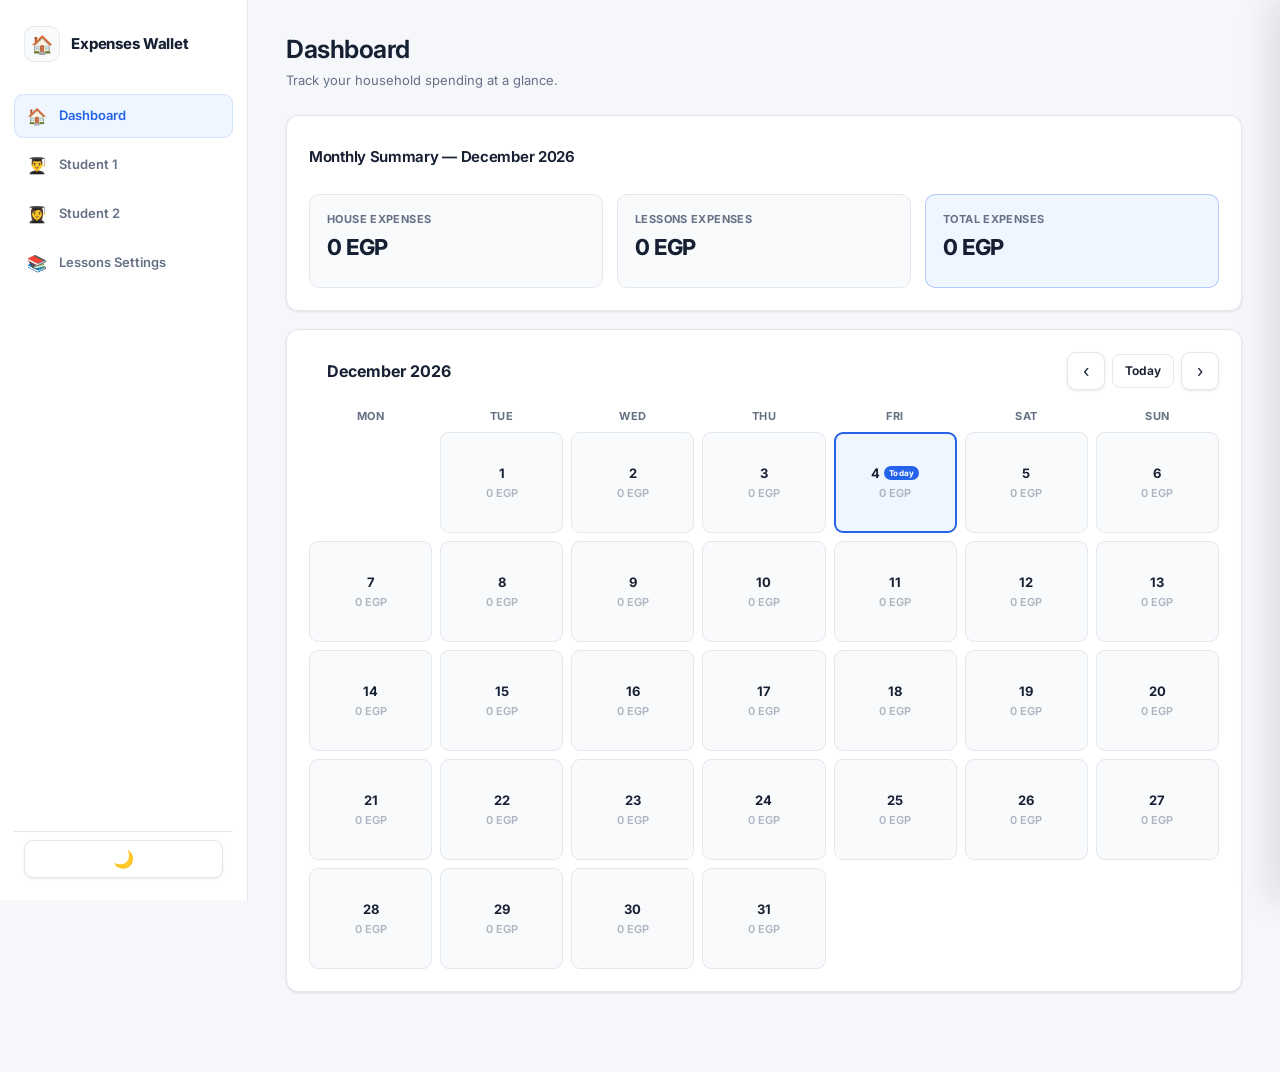
<file: index.html>
<!DOCTYPE html>
<html lang="en">
<head>
  <meta charset="UTF-8" />
  <meta name="viewport" content="width=device-width, initial-scale=1.0" />
  <title>Dashboard · Home Expenses Wallet</title>
  <link rel="preconnect" href="https://fonts.googleapis.com" />
  <link rel="preconnect" href="https://fonts.gstatic.com" crossorigin />
  <link href="https://fonts.googleapis.com/css2?family=Inter:wght@400;500;600;700&display=swap" rel="stylesheet" />
  <link rel="stylesheet" href="css/style.css" />
  <link rel="stylesheet" href="css/responsive.css" />
</head>
<body>
  <div class="app-shell">
    <nav class="sidebar" aria-label="Main navigation">
      <div class="brand">
        <span class="brand-mark">🏠</span>
        <span class="brand-name">Expenses Wallet</span>
      </div>
      <ul class="nav-list" role="list" style="list-style:none; margin:0; padding:0;">
        <li><a class="nav-link" href="index.html"><span class="nav-icon">🏠</span><span class="nav-label">Dashboard</span></a></li>
        <li><a class="nav-link" href="student1.html"><span class="nav-icon">👨‍🎓</span><span class="nav-label" id="navStudent1Label">Student 1</span></a></li>
        <li><a class="nav-link" href="student2.html"><span class="nav-icon">👩‍🎓</span><span class="nav-label" id="navStudent2Label">Student 2</span></a></li>
        <li><a class="nav-link" href="lessons-settings.html"><span class="nav-icon">📚</span><span class="nav-label">Lessons Settings</span></a></li>
      </ul>
      <div class="sidebar-footer">
        <button type="button" id="themeToggle" class="icon-btn" aria-label="Switch to dark mode">🌙</button>
      </div>
    </nav>

    <main class="main-content">
      <div class="page-header">
        <div>
          <h1>Dashboard</h1>
          <p class="page-subtitle">Track your household spending at a glance.</p>
        </div>
      </div>

      <section class="panel" aria-label="Monthly summary">
        <div class="panel-header">
          <h2>Monthly Summary — <span id="summaryMonthLabel"></span></h2>
        </div>
        <div class="summary-grid">
          <div class="summary-item">
            <span class="summary-label">House Expenses</span>
            <span class="summary-value" id="summaryHouse">0</span>
          </div>
          <div class="summary-item">
            <span class="summary-label">Lessons Expenses</span>
            <span class="summary-value" id="summaryLessons">0</span>
          </div>
          <div class="summary-item summary-item-total">
            <span class="summary-label">Total Expenses</span>
            <span class="summary-value" id="summaryTotal">0</span>
          </div>
        </div>
      </section>

      <section class="panel" aria-label="Calendar">
        <div class="panel-header">
          <span class="calendar-month-label" id="calendarMonthLabel"></span>
          <div class="calendar-nav">
            <button type="button" id="prevMonthBtn" class="icon-btn" aria-label="Previous month">‹</button>
            <button type="button" id="todayMonthBtn" class="btn btn-ghost btn-small">Today</button>
            <button type="button" id="nextMonthBtn" class="icon-btn" aria-label="Next month">›</button>
          </div>
        </div>
        <div class="calendar-weekdays" aria-hidden="true">
          <span>Mon</span><span>Tue</span><span>Wed</span><span>Thu</span><span>Fri</span><span>Sat</span><span>Sun</span>
        </div>
        <div class="calendar-grid" id="calendarGrid" role="group" aria-label="Days of the month"></div>
      </section>
    </main>
  </div>

  <!-- Day expense drawer -->
  <div id="drawerOverlay" class="drawer-overlay"></div>
  <aside id="expenseDrawer" class="drawer" aria-hidden="true" aria-label="Day expenses">
    <div class="drawer-header">
      <h2 id="drawerDate"></h2>
      <button type="button" id="drawerClose" class="icon-btn" aria-label="Close">✕</button>
    </div>
    <div id="drawerList" class="drawer-list"></div>
    <div class="drawer-total">
      <span>Total</span>
      <strong id="drawerTotal">0</strong>
    </div>
    <form id="expenseForm" class="expense-form" novalidate>
      <div class="form-row">
        <label for="expenseTitle">Title</label>
        <input id="expenseTitle" type="text" placeholder="e.g. Groceries" />
        <span class="field-error" id="titleError"></span>
      </div>
      <div class="form-row">
        <label for="expenseAmount">Amount</label>
        <input id="expenseAmount" type="number" min="0" step="0.01" placeholder="0" />
        <span class="field-error" id="amountError"></span>
      </div>
      <div class="form-actions">
        <button type="button" id="cancelEditBtn" class="btn btn-ghost hidden">Cancel</button>
        <button type="submit" class="btn btn-primary" id="submitExpenseBtn">+ Add Expense</button>
      </div>
    </form>
  </aside>

  <script src="js/storage.js"></script>
  <script src="js/utils.js"></script>
  <script src="js/expenses.js"></script>
  <script src="js/calendar.js"></script>
  <script src="js/dashboard.js"></script>
  <script src="js/app.js"></script>
  <script>
    document.addEventListener('DOMContentLoaded', () => {
      document.getElementById('navStudent1Label').textContent = Storage.getStudentName('student1');
      document.getElementById('navStudent2Label').textContent = Storage.getStudentName('student2');
      Expenses.init();
      Dashboard.init();
      Calendar.init();
    });
  </script>
</body>
</html>
</file>
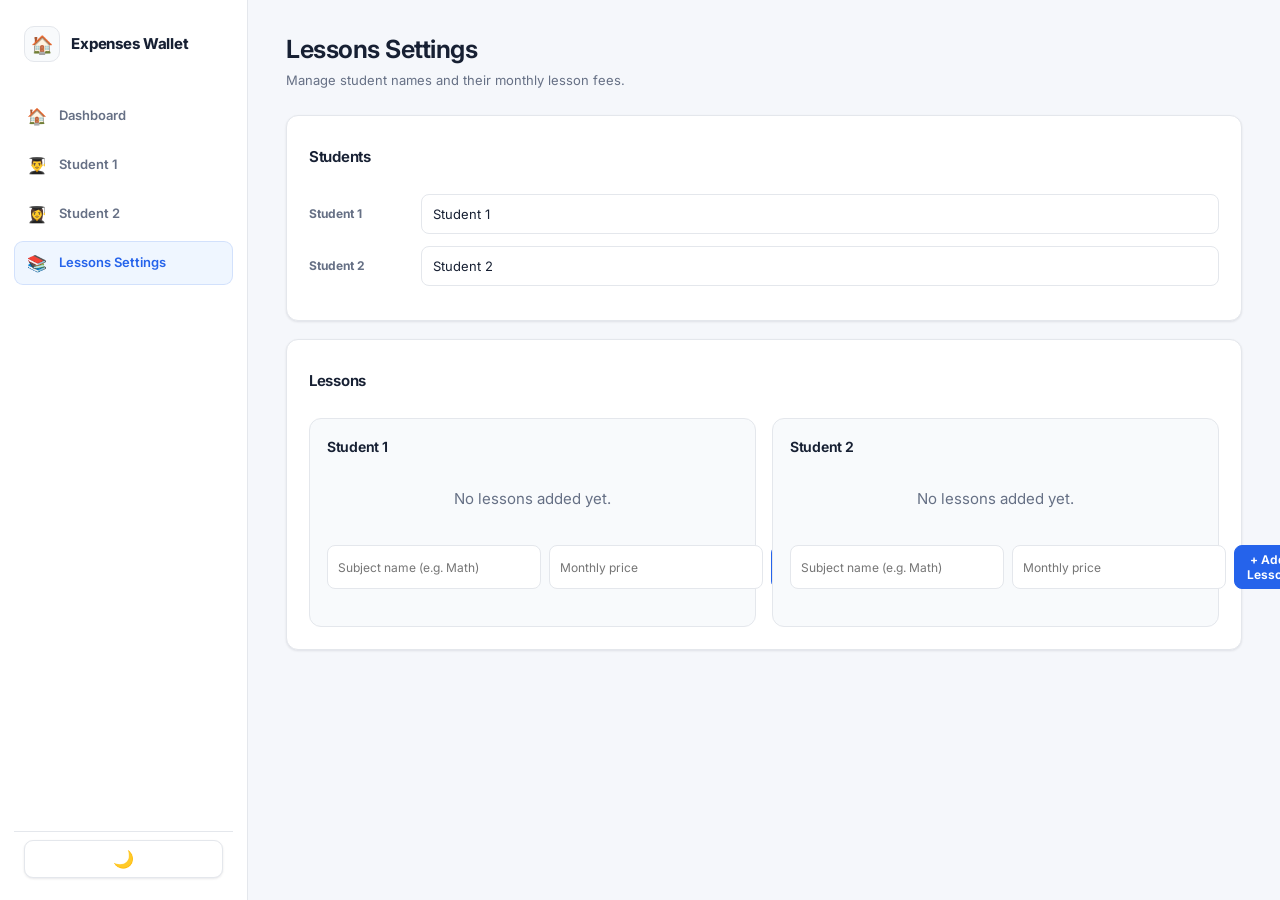
<file: lessons-settings.html>
<!DOCTYPE html>
<html lang="en">
<head>
  <meta charset="UTF-8" />
  <meta name="viewport" content="width=device-width, initial-scale=1.0" />
  <title>Lessons Settings · Home Expenses Wallet</title>
  <link rel="preconnect" href="https://fonts.googleapis.com" />
  <link rel="preconnect" href="https://fonts.gstatic.com" crossorigin />
  <link href="https://fonts.googleapis.com/css2?family=Inter:wght@400;500;600;700&display=swap" rel="stylesheet" />
  <link rel="stylesheet" href="css/style.css" />
  <link rel="stylesheet" href="css/responsive.css" />
</head>
<body>
  <div class="app-shell">
    <nav class="sidebar" aria-label="Main navigation">
      <div class="brand">
        <span class="brand-mark">🏠</span>
        <span class="brand-name">Expenses Wallet</span>
      </div>
      <ul class="nav-list" role="list" style="list-style:none; margin:0; padding:0;">
        <li><a class="nav-link" href="index.html"><span class="nav-icon">🏠</span><span class="nav-label">Dashboard</span></a></li>
        <li><a class="nav-link" href="student1.html"><span class="nav-icon">👨‍🎓</span><span class="nav-label" id="navStudent1Label">Student 1</span></a></li>
        <li><a class="nav-link" href="student2.html"><span class="nav-icon">👩‍🎓</span><span class="nav-label" id="navStudent2Label">Student 2</span></a></li>
        <li><a class="nav-link" href="lessons-settings.html"><span class="nav-icon">📚</span><span class="nav-label">Lessons Settings</span></a></li>
      </ul>
      <div class="sidebar-footer">
        <button type="button" id="themeToggle" class="icon-btn" aria-label="Switch to dark mode">🌙</button>
      </div>
    </nav>

    <main class="main-content">
      <div class="page-header">
        <div>
          <h1>Lessons Settings</h1>
          <p class="page-subtitle">Manage student names and their monthly lesson fees.</p>
        </div>
      </div>

      <section class="panel" aria-label="Student names">
        <div class="panel-header">
          <h2>Students</h2>
        </div>
        <div id="studentsPanel"></div>
      </section>

      <section class="panel" aria-label="Lessons per student">
        <div class="panel-header">
          <h2>Lessons</h2>
        </div>
        <div id="lessonsPanel" class="lessons-panel-grid"></div>
      </section>
    </main>
  </div>

  <script src="js/storage.js"></script>
  <script src="js/utils.js"></script>
  <script src="js/lessons.js"></script>
  <script src="js/app.js"></script>
  <script>
    document.addEventListener('DOMContentLoaded', () => {
      document.getElementById('navStudent1Label').textContent = Storage.getStudentName('student1');
      document.getElementById('navStudent2Label').textContent = Storage.getStudentName('student2');
      LessonsSettings.init();
    });
  </script>
</body>
</html>
</file>
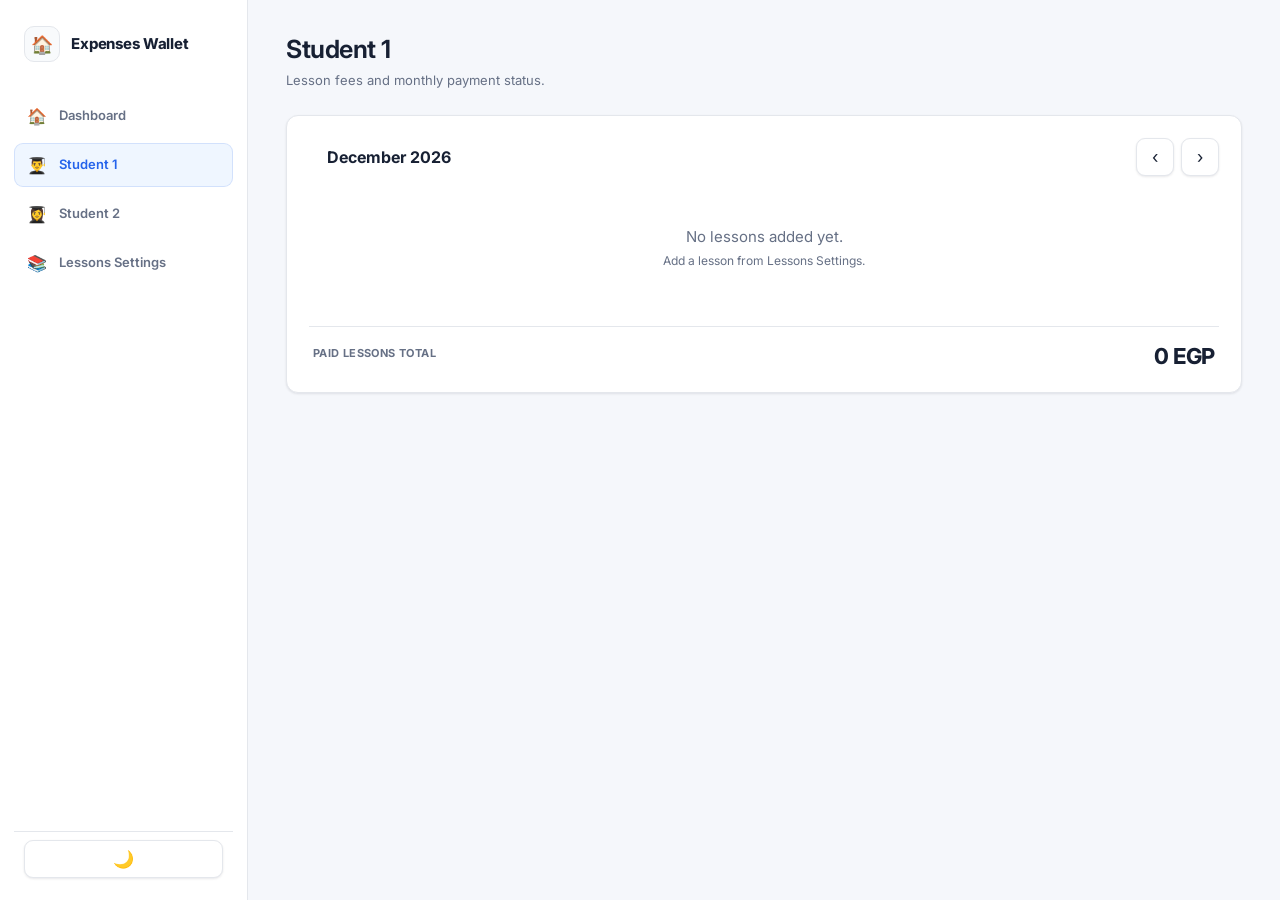
<file: student1.html>
<!DOCTYPE html>
<html lang="en">
<head>
  <meta charset="UTF-8" />
  <meta name="viewport" content="width=device-width, initial-scale=1.0" />
  <title>Student 1 · Home Expenses Wallet</title>
  <link rel="preconnect" href="https://fonts.googleapis.com" />
  <link rel="preconnect" href="https://fonts.gstatic.com" crossorigin />
  <link href="https://fonts.googleapis.com/css2?family=Inter:wght@400;500;600;700&display=swap" rel="stylesheet" />
  <link rel="stylesheet" href="css/style.css" />
  <link rel="stylesheet" href="css/responsive.css" />
</head>
<body>
  <div class="app-shell">
    <nav class="sidebar" aria-label="Main navigation">
      <div class="brand">
        <span class="brand-mark">🏠</span>
        <span class="brand-name">Expenses Wallet</span>
      </div>
      <ul class="nav-list" role="list" style="list-style:none; margin:0; padding:0;">
        <li><a class="nav-link" href="index.html"><span class="nav-icon">🏠</span><span class="nav-label">Dashboard</span></a></li>
        <li><a class="nav-link" href="student1.html"><span class="nav-icon">👨‍🎓</span><span class="nav-label" id="navStudent1Label">Student 1</span></a></li>
        <li><a class="nav-link" href="student2.html"><span class="nav-icon">👩‍🎓</span><span class="nav-label" id="navStudent2Label">Student 2</span></a></li>
        <li><a class="nav-link" href="lessons-settings.html"><span class="nav-icon">📚</span><span class="nav-label">Lessons Settings</span></a></li>
      </ul>
      <div class="sidebar-footer">
        <button type="button" id="themeToggle" class="icon-btn" aria-label="Switch to dark mode">🌙</button>
      </div>
    </nav>

    <main class="main-content">
      <div class="page-header">
        <div>
          <h1 id="studentHeading">Student 1</h1>
          <p class="page-subtitle">Lesson fees and monthly payment status.</p>
        </div>
      </div>

      <section class="panel" aria-label="Lessons for selected month">
        <div class="panel-header student-month-nav">
          <span class="calendar-month-label" id="studentMonthLabel"></span>
          <div class="calendar-nav">
            <button type="button" id="studentPrevMonthBtn" class="icon-btn" aria-label="Previous month">‹</button>
            <button type="button" id="studentNextMonthBtn" class="icon-btn" aria-label="Next month">›</button>
          </div>
        </div>
        <div id="lessonsList"></div>
        <div class="student-total-bar">
          <span class="summary-label">Paid Lessons Total</span>
          <span class="summary-value" id="studentMonthTotal">0</span>
        </div>
      </section>
    </main>
  </div>

  <script src="js/storage.js"></script>
  <script src="js/utils.js"></script>
  <script src="js/students.js"></script>
  <script src="js/app.js"></script>
  <script>
    document.addEventListener('DOMContentLoaded', () => {
      document.getElementById('navStudent1Label').textContent = Storage.getStudentName('student1');
      document.getElementById('navStudent2Label').textContent = Storage.getStudentName('student2');
      StudentPage.init('student1');
    });
  </script>
</body>
</html>
</file>
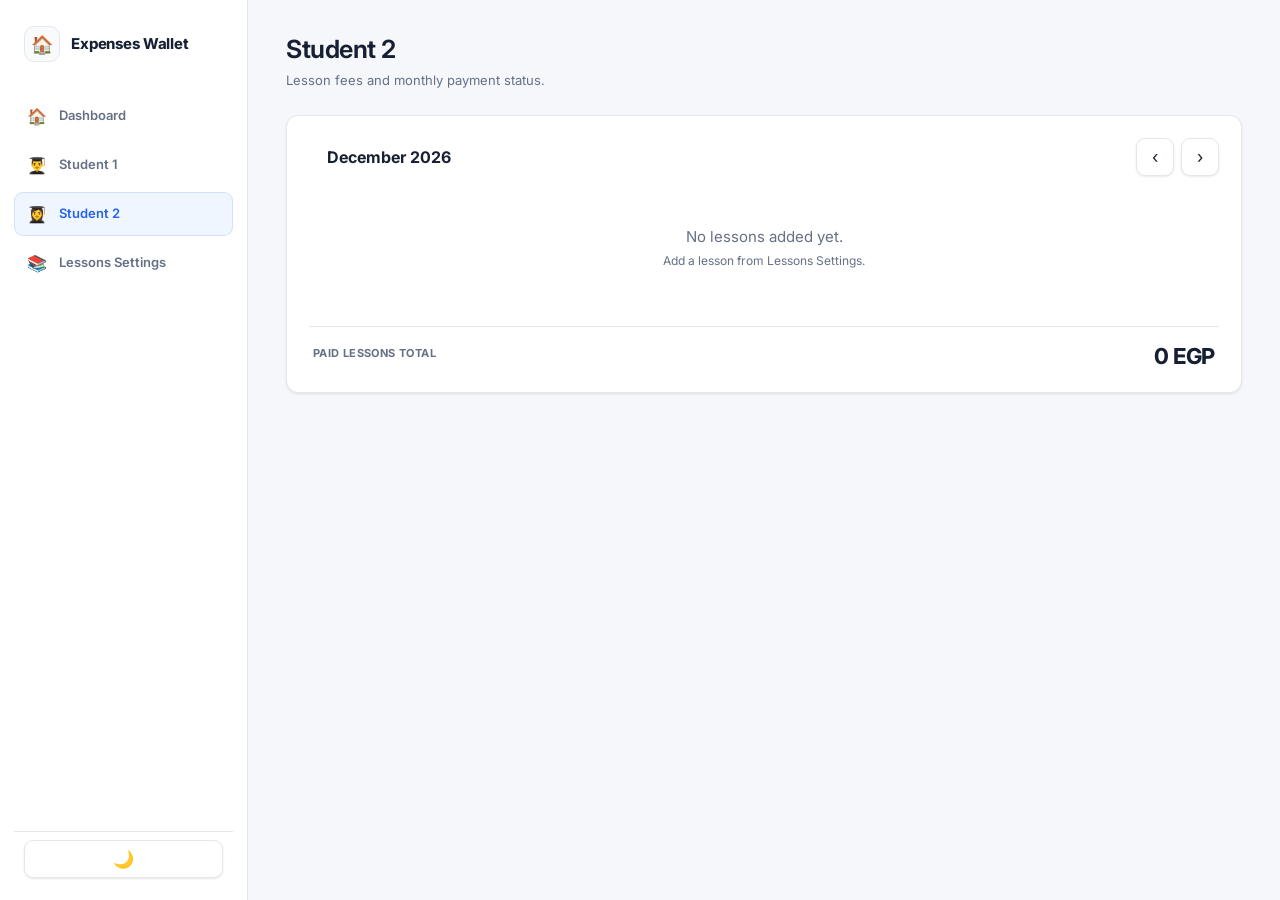
<file: student2.html>
<!DOCTYPE html>
<html lang="en">
<head>
  <meta charset="UTF-8" />
  <meta name="viewport" content="width=device-width, initial-scale=1.0" />
  <title>Student 2 · Home Expenses Wallet</title>
  <link rel="preconnect" href="https://fonts.googleapis.com" />
  <link rel="preconnect" href="https://fonts.gstatic.com" crossorigin />
  <link href="https://fonts.googleapis.com/css2?family=Inter:wght@400;500;600;700&display=swap" rel="stylesheet" />
  <link rel="stylesheet" href="css/style.css" />
  <link rel="stylesheet" href="css/responsive.css" />
</head>
<body>
  <div class="app-shell">
    <nav class="sidebar" aria-label="Main navigation">
      <div class="brand">
        <span class="brand-mark">🏠</span>
        <span class="brand-name">Expenses Wallet</span>
      </div>
      <ul class="nav-list" role="list" style="list-style:none; margin:0; padding:0;">
        <li><a class="nav-link" href="index.html"><span class="nav-icon">🏠</span><span class="nav-label">Dashboard</span></a></li>
        <li><a class="nav-link" href="student1.html"><span class="nav-icon">👨‍🎓</span><span class="nav-label" id="navStudent1Label">Student 1</span></a></li>
        <li><a class="nav-link" href="student2.html"><span class="nav-icon">👩‍🎓</span><span class="nav-label" id="navStudent2Label">Student 2</span></a></li>
        <li><a class="nav-link" href="lessons-settings.html"><span class="nav-icon">📚</span><span class="nav-label">Lessons Settings</span></a></li>
      </ul>
      <div class="sidebar-footer">
        <button type="button" id="themeToggle" class="icon-btn" aria-label="Switch to dark mode">🌙</button>
      </div>
    </nav>

    <main class="main-content">
      <div class="page-header">
        <div>
          <h1 id="studentHeading">Student 2</h1>
          <p class="page-subtitle">Lesson fees and monthly payment status.</p>
        </div>
      </div>

      <section class="panel" aria-label="Lessons for selected month">
        <div class="panel-header student-month-nav">
          <span class="calendar-month-label" id="studentMonthLabel"></span>
          <div class="calendar-nav">
            <button type="button" id="studentPrevMonthBtn" class="icon-btn" aria-label="Previous month">‹</button>
            <button type="button" id="studentNextMonthBtn" class="icon-btn" aria-label="Next month">›</button>
          </div>
        </div>
        <div id="lessonsList"></div>
        <div class="student-total-bar">
          <span class="summary-label">Paid Lessons Total</span>
          <span class="summary-value" id="studentMonthTotal">0</span>
        </div>
      </section>
    </main>
  </div>

  <script src="js/storage.js"></script>
  <script src="js/utils.js"></script>
  <script src="js/students.js"></script>
  <script src="js/app.js"></script>
  <script>
    document.addEventListener('DOMContentLoaded', () => {
      document.getElementById('navStudent1Label').textContent = Storage.getStudentName('student1');
      document.getElementById('navStudent2Label').textContent = Storage.getStudentName('student2');
      StudentPage.init('student2');
    });
  </script>
</body>
</html>
</file>
<file: css/style.css>
/* ==========================================================================
   Home Expenses Wallet — Professional UI
   Structure and JavaScript classes are intentionally unchanged.
   ========================================================================== */

:root {
  --primary: #2563eb;
  --primary-hover: #1d4ed8;
  --primary-soft: #eff6ff;
  --background: #f5f7fb;
  --surface: #ffffff;
  --surface-soft: #f8fafc;
  --text: #172033;
  --secondary: #667085;
  --border: #e4e7ec;
  --border-strong: #d0d5dd;
  --success: #16a34a;
  --success-soft: #ecfdf3;
  --danger: #dc2626;
  --danger-hover: #b91c1c;
  --danger-soft: #fef2f2;
  --warning: #d97706;

  --radius-sm: 8px;
  --radius-md: 12px;
  --radius-lg: 16px;
  --shadow-sm: 0 1px 3px rgba(16, 24, 40, 0.06), 0 1px 2px rgba(16, 24, 40, 0.04);
  --shadow-md: 0 8px 24px rgba(16, 24, 40, 0.08);

  --sidebar-width: 248px;
  --font-sans: 'Inter', -apple-system, BlinkMacSystemFont, 'Segoe UI', sans-serif;
}

[data-theme='dark'] {
  --primary: #60a5fa;
  --primary-hover: #93c5fd;
  --primary-soft: #172554;
  --background: #0f141d;
  --surface: #171d28;
  --surface-soft: #1c2431;
  --text: #f2f4f7;
  --secondary: #98a2b3;
  --border: #293241;
  --border-strong: #3a4658;
  --success: #4ade80;
  --success-soft: #10271b;
  --danger: #f87171;
  --danger-hover: #fca5a5;
  --danger-soft: #301718;
  --warning: #fbbf24;
  --shadow-sm: 0 1px 3px rgba(0, 0, 0, 0.28), 0 1px 2px rgba(0, 0, 0, 0.2);
  --shadow-md: 0 10px 28px rgba(0, 0, 0, 0.28);
}

* {
  box-sizing: border-box;
}

html,
body {
  margin: 0;
  padding: 0;
  min-height: 100%;
}

body {
  font-family: var(--font-sans);
  background: var(--background);
  color: var(--text);
  font-size: 15px;
  line-height: 1.5;
  -webkit-font-smoothing: antialiased;
}

h1,
h2,
h3,
h4 {
  margin: 0;
  font-weight: 650;
  letter-spacing: -0.02em;
}

p {
  margin: 0;
}

button,
input {
  font-family: inherit;
}

button {
  -webkit-tap-highlight-color: transparent;
}

a {
  color: inherit;
  text-decoration: none;
}

.hidden {
  display: none !important;
}

.no-scroll {
  overflow: hidden;
}

:focus-visible {
  outline: 3px solid rgba(37, 99, 235, 0.22);
  outline-offset: 2px;
}

/* ---------- Layout shell ---------- */

.app-shell {
  display: flex;
  min-height: 100vh;
}

.sidebar {
  position: sticky;
  top: 0;
  width: var(--sidebar-width);
  height: 100vh;
  flex-shrink: 0;
  background: var(--surface);
  border-right: 1px solid var(--border);
  padding: 22px 14px;
  display: flex;
  flex-direction: column;
  gap: 28px;
  z-index: 20;
}

.brand {
  display: flex;
  align-items: center;
  gap: 11px;
  padding: 4px 10px;
}

.brand-mark {
  width: 36px;
  height: 36px;
  display: grid;
  place-items: center;
  flex-shrink: 0;
  border: 1px solid var(--border);
  border-radius: 10px;
  background: var(--surface-soft);
  font-size: 18px;
}

.brand-name {
  font-size: 15px;
  font-weight: 750;
  letter-spacing: -0.01em;
}

.nav-list {
  display: flex;
  flex-direction: column;
  gap: 5px;
}

.nav-link {
  display: flex;
  align-items: center;
  gap: 11px;
  min-height: 44px;
  padding: 9px 11px;
  border: 1px solid transparent;
  border-radius: 9px;
  color: var(--secondary);
  font-size: 13px;
  font-weight: 600;
}

.nav-link:hover {
  background: var(--surface-soft);
  border-color: var(--border);
  color: var(--text);
}

.nav-link-active {
  background: var(--primary-soft);
  border-color: rgba(37, 99, 235, 0.14);
  color: var(--primary);
}

.nav-link-active:hover {
  background: var(--primary-soft);
  border-color: rgba(37, 99, 235, 0.2);
  color: var(--primary);
}

.nav-icon {
  width: 22px;
  text-align: center;
  font-size: 16px;
  line-height: 1;
}

.nav-label {
  overflow: hidden;
  text-overflow: ellipsis;
  white-space: nowrap;
}

.sidebar-footer {
  margin-top: auto;
  padding: 8px 10px 0;
  border-top: 1px solid var(--border);
}

.sidebar-footer .icon-btn {
  width: 100%;
  justify-content: center;
}

.main-content {
  flex: 1;
  min-width: 0;
  width: 100%;
  max-width: 1240px;
  padding: 34px 38px 80px;
  margin: 0 auto;
}

.page-header {
  display: flex;
  align-items: flex-start;
  justify-content: space-between;
  margin-bottom: 24px;
  gap: 16px;
}

.page-header h1 {
  font-size: 25px;
  line-height: 1.25;
}

.page-subtitle {
  color: var(--secondary);
  font-size: 13px;
  margin-top: 6px;
}

.icon-btn {
  border: 1px solid var(--border);
  background: var(--surface);
  color: var(--text);
  width: 38px;
  height: 38px;
  flex-shrink: 0;
  border-radius: 9px;
  display: inline-flex;
  align-items: center;
  justify-content: center;
  cursor: pointer;
  font-size: 17px;
  box-shadow: var(--shadow-sm);
}

.icon-btn:hover {
  border-color: var(--border-strong);
  background: var(--surface-soft);
}

/* ---------- Cards & panels ---------- */

.panel {
  background: var(--surface);
  border: 1px solid var(--border);
  border-radius: var(--radius-md);
  padding: 22px;
  box-shadow: var(--shadow-sm);
}

.panel + .panel {
  margin-top: 18px;
}

.panel-header {
  display: flex;
  align-items: center;
  justify-content: space-between;
  min-height: 38px;
  margin-bottom: 18px;
  gap: 16px;
}

.panel-header h2 {
  font-size: 15px;
}

/* ---------- Buttons ---------- */

.btn {
  border: 1px solid transparent;
  border-radius: 8px;
  min-height: 38px;
  padding: 8px 15px;
  font-size: 13px;
  font-weight: 650;
  cursor: pointer;
}

.btn:hover {
  filter: brightness(0.98);
}

.btn-small {
  min-height: 34px;
  padding: 6px 12px;
  font-size: 12px;
}

.btn-primary {
  background: var(--primary);
  color: #fff;
  border-color: var(--primary);
}

.btn-primary:hover {
  background: var(--primary-hover);
  border-color: var(--primary-hover);
}

.btn-ghost {
  background: var(--surface);
  border-color: var(--border);
  color: var(--text);
}

.btn-ghost:hover {
  border-color: var(--border-strong);
  background: var(--surface-soft);
}

.btn-danger {
  background: var(--danger);
  color: #fff;
  border-color: var(--danger);
}

.btn-danger:hover {
  background: var(--danger-hover);
  border-color: var(--danger-hover);
}

.link-btn {
  background: none;
  border: none;
  color: var(--primary);
  font-size: 12px;
  font-weight: 650;
  cursor: pointer;
  padding: 4px 6px;
}

.link-btn:hover {
  text-decoration: underline;
}

.link-btn-danger {
  color: var(--danger);
}

/* ---------- Calendar ---------- */

.calendar-nav {
  display: flex;
  align-items: center;
  gap: 7px;
}

.calendar-month-label {
  font-size: 16px;
  font-weight: 700;
  min-width: 160px;
  text-align: center;
}

.calendar-weekdays {
  display: grid;
  grid-template-columns: repeat(7, 1fr);
  gap: 8px;
  margin-bottom: 8px;
}

.calendar-weekdays span {
  text-align: center;
  font-size: 11px;
  font-weight: 700;
  color: var(--secondary);
  text-transform: uppercase;
  letter-spacing: 0.04em;
}

.calendar-grid {
  display: grid;
  grid-template-columns: repeat(7, minmax(0, 1fr));
  gap: 8px;
}

.cal-cell {
  position: relative;
  aspect-ratio: 1 / 0.82;
  min-height: 72px;
  border: 1px solid var(--border);
  background: var(--surface-soft);
  border-radius: 9px;
  display: flex;
  flex-direction: column;
  align-items: center;
  justify-content: center;
  gap: 5px;
  cursor: pointer;
  padding: 8px 5px;
  color: var(--text);
}

.cal-cell:hover {
  border-color: var(--primary);
  background: var(--surface);
}

.cal-cell-empty {
  border-color: transparent;
  background: transparent;
  cursor: default;
}

.cal-cell-today {
  border-color: var(--primary);
  border-width: 2px;
  background: var(--primary-soft);
}

.cal-day-number {
  font-size: 13px;
  font-weight: 700;
  display: flex;
  align-items: center;
  gap: 4px;
}

.cal-today-tag {
  font-size: 8px;
  font-weight: 750;
  background: var(--primary);
  color: #fff;
  padding: 2px 5px;
  border-radius: 999px;
  letter-spacing: 0.02em;
}

.cal-day-total {
  font-size: 11px;
  color: var(--secondary);
  font-weight: 600;
  max-width: 100%;
  overflow: hidden;
  text-overflow: ellipsis;
  white-space: nowrap;
}

.cal-day-total-zero {
  opacity: 0.5;
}

/* ---------- Monthly summary ---------- */

.summary-grid {
  display: grid;
  grid-template-columns: repeat(3, minmax(0, 1fr));
  gap: 14px;
}

.summary-item {
  min-height: 94px;
  border: 1px solid var(--border);
  border-radius: 10px;
  padding: 16px 17px;
  background: var(--surface-soft);
}

.summary-item-total {
  border-color: rgba(37, 99, 235, 0.3);
  background: var(--primary-soft);
}

.summary-label {
  font-size: 11px;
  color: var(--secondary);
  font-weight: 700;
  display: block;
  margin-bottom: 7px;
  text-transform: uppercase;
  letter-spacing: 0.035em;
}

.summary-value {
  font-size: 22px;
  line-height: 1.2;
  font-weight: 750;
  letter-spacing: -0.02em;
}

/* ---------- Drawer ---------- */

.drawer-overlay {
  position: fixed;
  inset: 0;
  background: rgba(15, 23, 42, 0.45);
  opacity: 0;
  pointer-events: none;
  transition: opacity 0.18s ease;
  z-index: 40;
}

.drawer-overlay.is-open {
  opacity: 1;
  pointer-events: auto;
}

.drawer {
  position: fixed;
  top: 0;
  right: 0;
  bottom: 0;
  width: 440px;
  max-width: 100%;
  background: var(--surface);
  border-left: 1px solid var(--border);
  transform: translateX(100%);
  transition: transform 0.2s ease;
  z-index: 50;
  display: flex;
  flex-direction: column;
  padding: 24px;
  overflow-y: auto;
  box-shadow: -12px 0 32px rgba(16, 24, 40, 0.1);
}

.drawer.is-open {
  transform: translateX(0);
}

.drawer-header {
  display: flex;
  align-items: center;
  justify-content: space-between;
  gap: 12px;
  margin-bottom: 18px;
}

.drawer-header h2 {
  font-size: 18px;
}

.drawer-list {
  display: flex;
  flex-direction: column;
  gap: 8px;
  margin-bottom: 14px;
  flex: 1;
}

.expense-item {
  display: flex;
  align-items: center;
  justify-content: space-between;
  gap: 14px;
  border: 1px solid var(--border);
  border-radius: 9px;
  padding: 12px 13px;
  background: var(--surface-soft);
}

.expense-item:hover {
  border-color: var(--border-strong);
}

.expense-item-info {
  min-width: 0;
  display: flex;
  flex-direction: column;
  gap: 3px;
}

.expense-item-title {
  font-weight: 650;
  font-size: 13px;
  overflow-wrap: anywhere;
}

.expense-item-amount {
  font-size: 12px;
  color: var(--secondary);
  font-weight: 600;
}

.expense-item-actions {
  display: flex;
  gap: 2px;
  flex-shrink: 0;
}

.lesson-tag {
  display: inline-block;
  font-size: 9px;
  font-weight: 750;
  color: var(--primary);
  border: 1px solid var(--primary);
  border-radius: 999px;
  padding: 2px 6px;
  margin-left: 6px;
  vertical-align: middle;
}

.expense-item-note {
  font-size: 11px;
  color: var(--secondary);
  font-style: italic;
}

.drawer-total {
  display: flex;
  align-items: center;
  justify-content: space-between;
  padding: 14px 2px;
  border-top: 1px solid var(--border);
  border-bottom: 1px solid var(--border);
  margin-bottom: 18px;
  font-size: 14px;
  font-weight: 600;
}

.drawer-total strong {
  font-size: 18px;
}

.expense-form {
  display: flex;
  flex-direction: column;
  gap: 13px;
}

.form-row {
  display: flex;
  flex-direction: column;
  gap: 6px;
}

.form-row label {
  font-size: 12px;
  font-weight: 700;
  color: var(--secondary);
}

.form-row input {
  width: 100%;
  min-height: 42px;
  border: 1px solid var(--border);
  border-radius: 8px;
  padding: 9px 11px;
  font-size: 13px;
  background: var(--surface);
  color: var(--text);
}

.form-row input::placeholder {
  color: var(--secondary);
  opacity: 0.7;
}

.form-row input:hover {
  border-color: var(--border-strong);
}

.form-row input:focus {
  outline: none;
  border-color: var(--primary);
  box-shadow: 0 0 0 3px rgba(37, 99, 235, 0.1);
}

.input-error {
  border-color: var(--danger) !important;
  box-shadow: 0 0 0 3px rgba(220, 38, 38, 0.08) !important;
}

.field-error {
  color: var(--danger);
  font-size: 11px;
  min-height: 14px;
}

.form-actions {
  display: flex;
  gap: 8px;
  justify-content: flex-end;
  padding-top: 2px;
}

/* ---------- Empty states ---------- */

.empty-state {
  text-align: center;
  padding: 34px 12px;
  color: var(--secondary);
}

.empty-state p {
  margin-bottom: 4px;
}

.empty-state-sub {
  font-size: 12px;
}

.empty-state-compact {
  padding: 18px 8px;
}

/* ---------- Toasts ---------- */

.toast-container {
  position: fixed;
  bottom: 24px;
  left: 50%;
  transform: translateX(-50%);
  display: flex;
  flex-direction: column;
  gap: 8px;
  z-index: 100;
  width: max-content;
  max-width: calc(100vw - 32px);
}

.toast {
  background: var(--text);
  color: var(--surface);
  padding: 10px 16px;
  border-radius: 8px;
  font-size: 12px;
  opacity: 0;
  transform: translateY(6px);
  transition: opacity 0.16s ease, transform 0.16s ease;
  box-shadow: var(--shadow-md);
}

.toast-show {
  opacity: 1;
  transform: translateY(0);
}

/* ---------- Confirm dialog ---------- */

.confirm-overlay {
  position: fixed;
  inset: 0;
  background: rgba(15, 23, 42, 0.45);
  display: flex;
  align-items: center;
  justify-content: center;
  z-index: 60;
  padding: 16px;
}

.confirm-box {
  background: var(--surface);
  border: 1px solid var(--border);
  border-radius: var(--radius-md);
  padding: 22px;
  max-width: 380px;
  width: 100%;
  box-shadow: var(--shadow-md);
}

.confirm-message {
  font-size: 13px;
  margin-bottom: 18px;
}

.confirm-actions {
  display: flex;
  justify-content: flex-end;
  gap: 8px;
}

/* ---------- Student page: lessons table ---------- */

.student-month-nav {
  margin-bottom: 16px;
}

.lessons-table {
  display: flex;
  flex-direction: column;
  gap: 7px;
}

.lessons-table-head,
.lessons-table-row {
  display: grid;
  grid-template-columns: minmax(150px, 1.4fr) minmax(110px, 1fr) minmax(110px, 1fr) auto;
  align-items: center;
  gap: 14px;
  padding: 11px 14px;
}

.lessons-table-head {
  font-size: 10px;
  font-weight: 750;
  color: var(--secondary);
  text-transform: uppercase;
  letter-spacing: 0.04em;
}

.lessons-table-row {
  min-height: 52px;
  border: 1px solid var(--border);
  border-radius: 9px;
  background: var(--surface-soft);
}

.lessons-table-row:hover {
  border-color: var(--border-strong);
  background: var(--surface);
}

.lesson-name {
  font-weight: 650;
  font-size: 13px;
}

.lesson-status {
  font-size: 12px;
  font-weight: 700;
}

.lesson-status-wrap {
  display: flex;
  flex-direction: column;
  gap: 2px;
}

.lesson-paid-date {
  font-size: 10px;
  color: var(--secondary);
}

.status-paid {
  color: var(--success);
}

.status-unpaid {
  color: var(--danger);
}

.student-total-bar {
  display: flex;
  align-items: center;
  justify-content: space-between;
  margin-top: 18px;
  padding: 16px 4px 0;
  border-top: 1px solid var(--border);
}

/* ---------- Lessons Settings page ---------- */

.student-name-row {
  display: flex;
  align-items: center;
  gap: 12px;
  margin-bottom: 12px;
}

.student-name-row label {
  width: 100px;
  flex-shrink: 0;
  font-size: 12px;
  font-weight: 700;
  color: var(--secondary);
}

.student-name-row input {
  flex: 1;
  min-height: 40px;
  border: 1px solid var(--border);
  border-radius: 8px;
  padding: 8px 11px;
  font-size: 13px;
  background: var(--surface);
  color: var(--text);
}

.lessons-panel-grid {
  display: grid;
  grid-template-columns: repeat(2, minmax(0, 1fr));
  gap: 16px;
}

.lesson-card {
  border: 1px solid var(--border);
  border-radius: var(--radius-md);
  padding: 17px;
  background: var(--surface-soft);
}

.lesson-card-title {
  font-size: 14px;
  margin-bottom: 13px;
}

.lesson-rows {
  display: flex;
  flex-direction: column;
  gap: 7px;
  margin-bottom: 13px;
}

.lesson-row,
.lesson-row-editing {
  display: flex;
  align-items: center;
  gap: 10px;
  background: var(--surface);
  border: 1px solid var(--border);
  border-radius: 8px;
  padding: 9px 10px;
}

.lesson-row:hover {
  border-color: var(--border-strong);
}

.lesson-row-name {
  flex: 1;
  min-width: 0;
  font-weight: 650;
  font-size: 12px;
}

.lesson-row-price {
  font-size: 12px;
  color: var(--secondary);
  width: 90px;
  text-align: right;
}

.lesson-row-actions {
  display: flex;
  gap: 2px;
  margin-left: auto;
}

.lesson-row-editing .edit-name {
  flex: 1;
}

.lesson-row-editing input {
  min-height: 34px;
  border: 1px solid var(--border);
  border-radius: 7px;
  padding: 6px 8px;
  font-size: 12px;
  background: var(--surface);
  color: var(--text);
}

.edit-price {
  width: 90px;
}

.add-lesson-form {
  display: flex;
  gap: 8px;
}

.add-lesson-form input {
  min-height: 38px;
  border: 1px solid var(--border);
  border-radius: 8px;
  padding: 8px 10px;
  font-size: 12px;
  background: var(--surface);
  color: var(--text);
}

.new-lesson-name {
  flex: 1.4;
}

.new-lesson-price {
  flex: 1;
}

.add-lesson-error {
  margin-top: 6px;
}

/* ---------- Reduced motion ---------- */

@media (prefers-reduced-motion: reduce) {
  .drawer,
  .drawer-overlay,
  .toast {
    transition: none;
  }
}
</file>
<file: css/responsive.css>
/* ==========================================================================
   Responsive adjustments — tablet & mobile
   ========================================================================== */

@media (max-width: 1100px) {
  .main-content {
    padding-left: 28px;
    padding-right: 28px;
  }

  .lessons-panel-grid {
    grid-template-columns: 1fr;
  }
}

@media (max-width: 900px) {
  .sidebar {
    width: 220px;
  }

  .summary-grid {
    grid-template-columns: 1fr;
    gap: 10px;
  }

  .summary-item {
    min-height: auto;
  }
}

@media (max-width: 768px) {
  .app-shell {
    flex-direction: column;
  }

  .sidebar {
    position: fixed;
    bottom: 0;
    left: 0;
    right: 0;
    top: auto;
    width: 100%;
    height: auto;
    flex-direction: row;
    align-items: center;
    justify-content: space-between;
    padding: 7px 10px;
    border-right: none;
    border-top: 1px solid var(--border);
    z-index: 30;
    gap: 6px;
  }

  .brand {
    display: none;
  }

  .nav-list {
    flex-direction: row;
    flex: 1;
    justify-content: space-around;
    gap: 2px;
  }

  .nav-link {
    flex-direction: column;
    justify-content: center;
    gap: 3px;
    min-height: 50px;
    padding: 5px 8px;
    text-align: center;
    border-radius: 8px;
    font-size: 10px;
  }

  .nav-icon {
    font-size: 15px;
  }

  .nav-label {
    max-width: 88px;
  }

  .sidebar-footer {
    margin-top: 0;
    padding: 0;
    border-top: 0;
  }

  .sidebar-footer .icon-btn {
    width: 38px;
  }

  .main-content {
    padding: 22px 16px 88px;
    max-width: 100%;
  }

  .page-header {
    margin-bottom: 18px;
  }

  .page-header h1 {
    font-size: 21px;
  }

  .panel {
    padding: 17px;
  }

  .calendar-weekdays,
  .calendar-grid {
    gap: 5px;
  }

  .calendar-weekdays span {
    font-size: 10px;
  }

  .cal-cell {
    min-height: 58px;
    aspect-ratio: 1 / 0.9;
    padding: 5px 2px;
  }

  .cal-day-number {
    font-size: 12px;
  }

  .cal-day-total {
    font-size: 9px;
  }

  .cal-today-tag {
    display: none;
  }

  .calendar-month-label {
    min-width: 130px;
    font-size: 14px;
  }

  .drawer {
    width: 100%;
    padding: 20px 17px;
  }

  .lessons-table-head,
  .lessons-table-row {
    grid-template-columns: 1fr;
    gap: 7px;
  }

  .lessons-table-head {
    display: none;
  }

  .lessons-table-row {
    align-items: flex-start;
    padding: 13px;
  }

  .lesson-row-actions {
    margin-left: 0;
  }

  .add-lesson-form {
    flex-direction: column;
  }

  .student-name-row {
    flex-direction: column;
    align-items: stretch;
    gap: 6px;
  }

  .student-name-row label {
    width: auto;
  }

  .student-name-row input {
    width: 100%;
  }
}

@media (max-width: 480px) {
  .main-content {
    padding-left: 12px;
    padding-right: 12px;
  }

  .panel {
    padding: 14px;
    border-radius: 10px;
  }

  .panel-header {
    gap: 8px;
    margin-bottom: 14px;
  }

  .calendar-nav {
    gap: 4px;
  }

  .calendar-month-label {
    min-width: 0;
    font-size: 13px;
  }

  .calendar-weekdays,
  .calendar-grid {
    gap: 3px;
  }

  .cal-cell {
    min-height: 48px;
    border-radius: 7px;
  }

  .cal-day-number {
    font-size: 11px;
  }

  .summary-value {
    font-size: 19px;
  }

  .page-header h1 {
    font-size: 19px;
  }

  .page-subtitle {
    font-size: 12px;
  }

  .drawer-total strong {
    font-size: 16px;
  }

  .form-actions {
    flex-direction: column-reverse;
  }

  .form-actions .btn {
    width: 100%;
  }
}

/* ---------- Calendar: compact mobile layout ---------- */
@media (max-width: 600px) {
  .panel[aria-label="Calendar"] {
    overflow: hidden;
  }

  .panel[aria-label="Calendar"] .panel-header {
    align-items: stretch;
    flex-direction: column;
    gap: 10px;
    margin-bottom: 14px;
  }

  .calendar-month-label {
    width: 100%;
    min-width: 0;
    text-align: left;
    line-height: 1.3;
  }

  .calendar-nav {
    width: 100%;
    display: grid;
    grid-template-columns: 40px minmax(0, 1fr) 40px;
    gap: 6px;
  }

  .calendar-nav .icon-btn,
  .calendar-nav .btn {
    width: 100%;
    min-width: 0;
  }

  .calendar-weekdays,
  .calendar-grid {
    width: 100%;
    grid-template-columns: repeat(7, minmax(0, 1fr));
    gap: 3px;
  }

  .calendar-weekdays span {
    min-width: 0;
    overflow: hidden;
    font-size: 9px;
    line-height: 1.2;
  }

  .cal-cell {
    width: 100%;
    min-width: 0;
    min-height: 0;
    height: clamp(44px, 14vw, 58px);
    aspect-ratio: auto;
    padding: 4px 2px;
    gap: 3px;
    border-radius: 7px;
    overflow: hidden;
  }

  .cal-day-number {
    min-width: 0;
    max-width: 100%;
    font-size: 11px;
    line-height: 1;
    gap: 2px;
  }

  .cal-day-total {
    display: block;
    width: 100%;
    min-width: 0;
    font-size: 8px;
    line-height: 1.1;
    text-align: center;
    overflow: hidden;
    text-overflow: ellipsis;
    white-space: nowrap;
  }

  .cal-cell-today {
    border-width: 2px;
  }
}

@media (max-width: 360px) {
  .panel[aria-label="Calendar"] {
    padding: 12px 10px;
  }

  .calendar-weekdays,
  .calendar-grid {
    gap: 2px;
  }

  .cal-cell {
    height: 44px;
    padding: 3px 1px;
    border-radius: 6px;
  }

  .cal-day-number {
    font-size: 10px;
  }

  .cal-day-total {
    font-size: 7px;
  }
}
</file>
